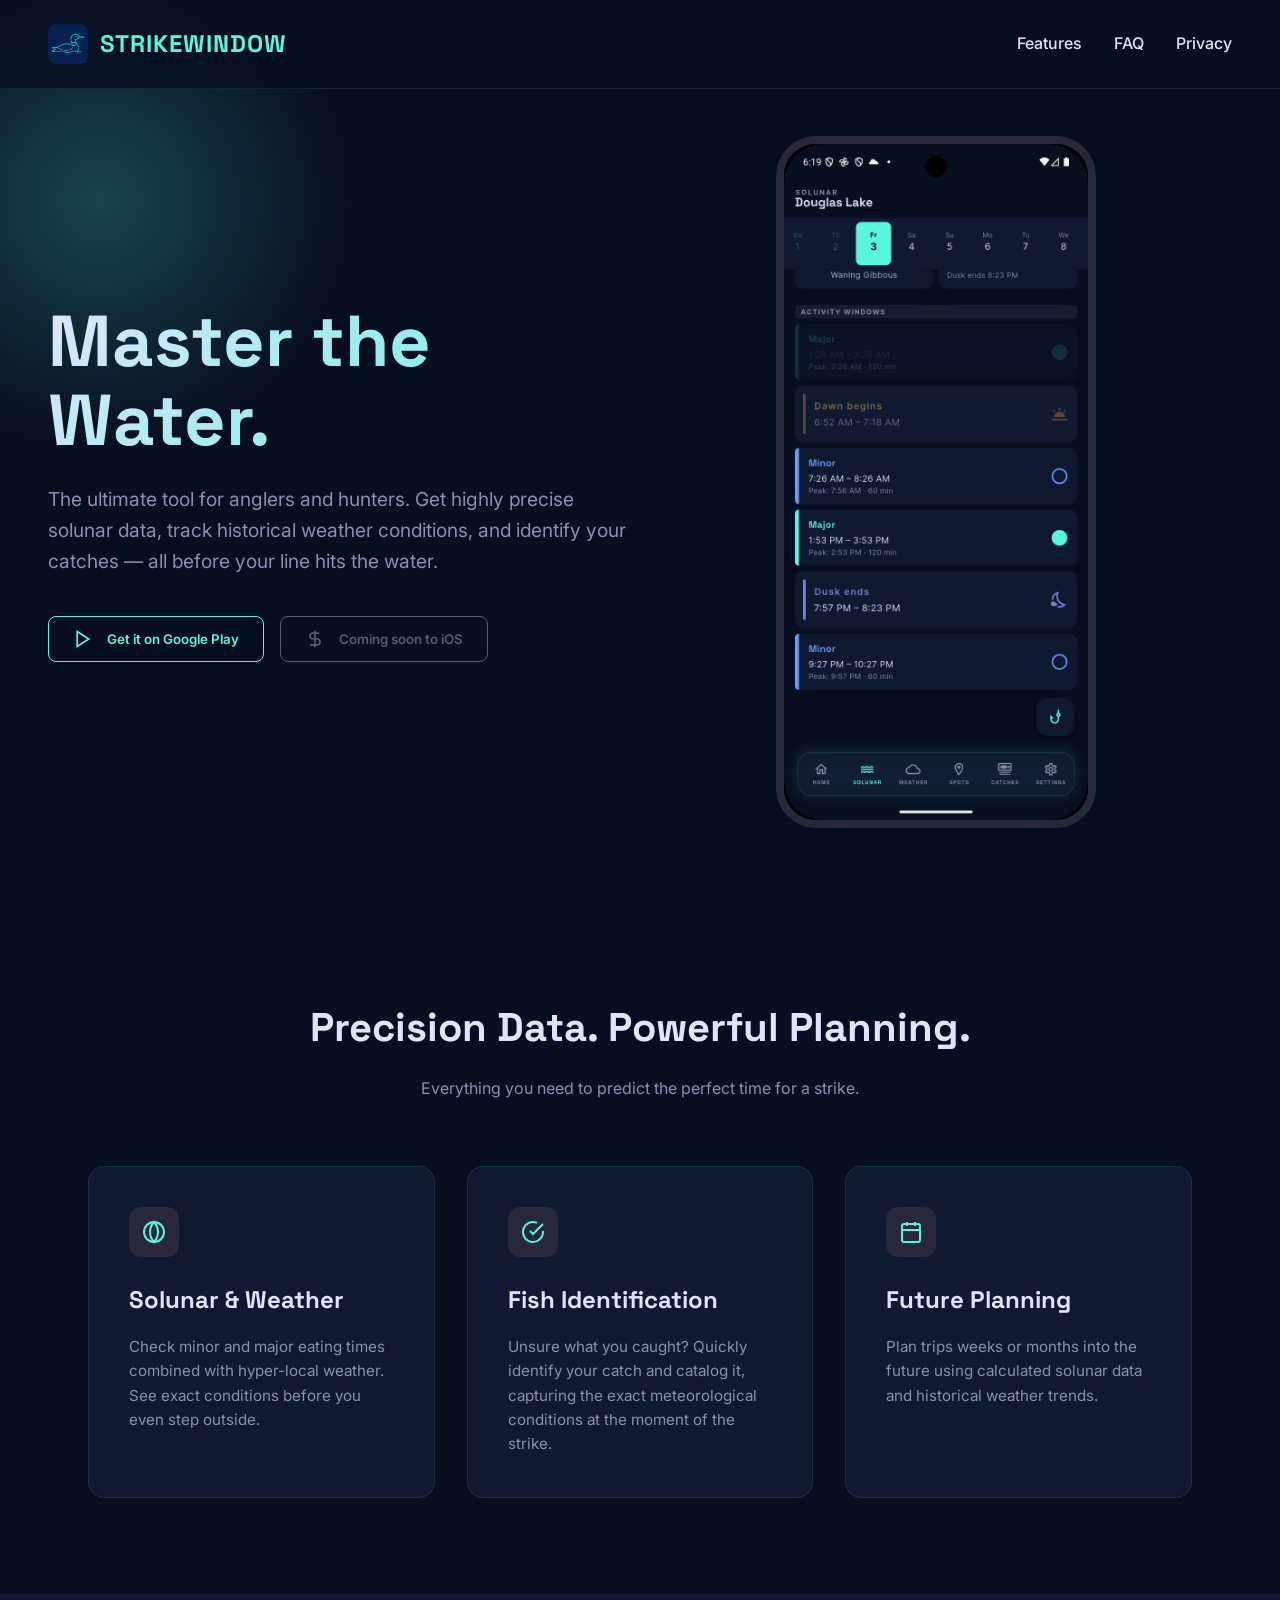
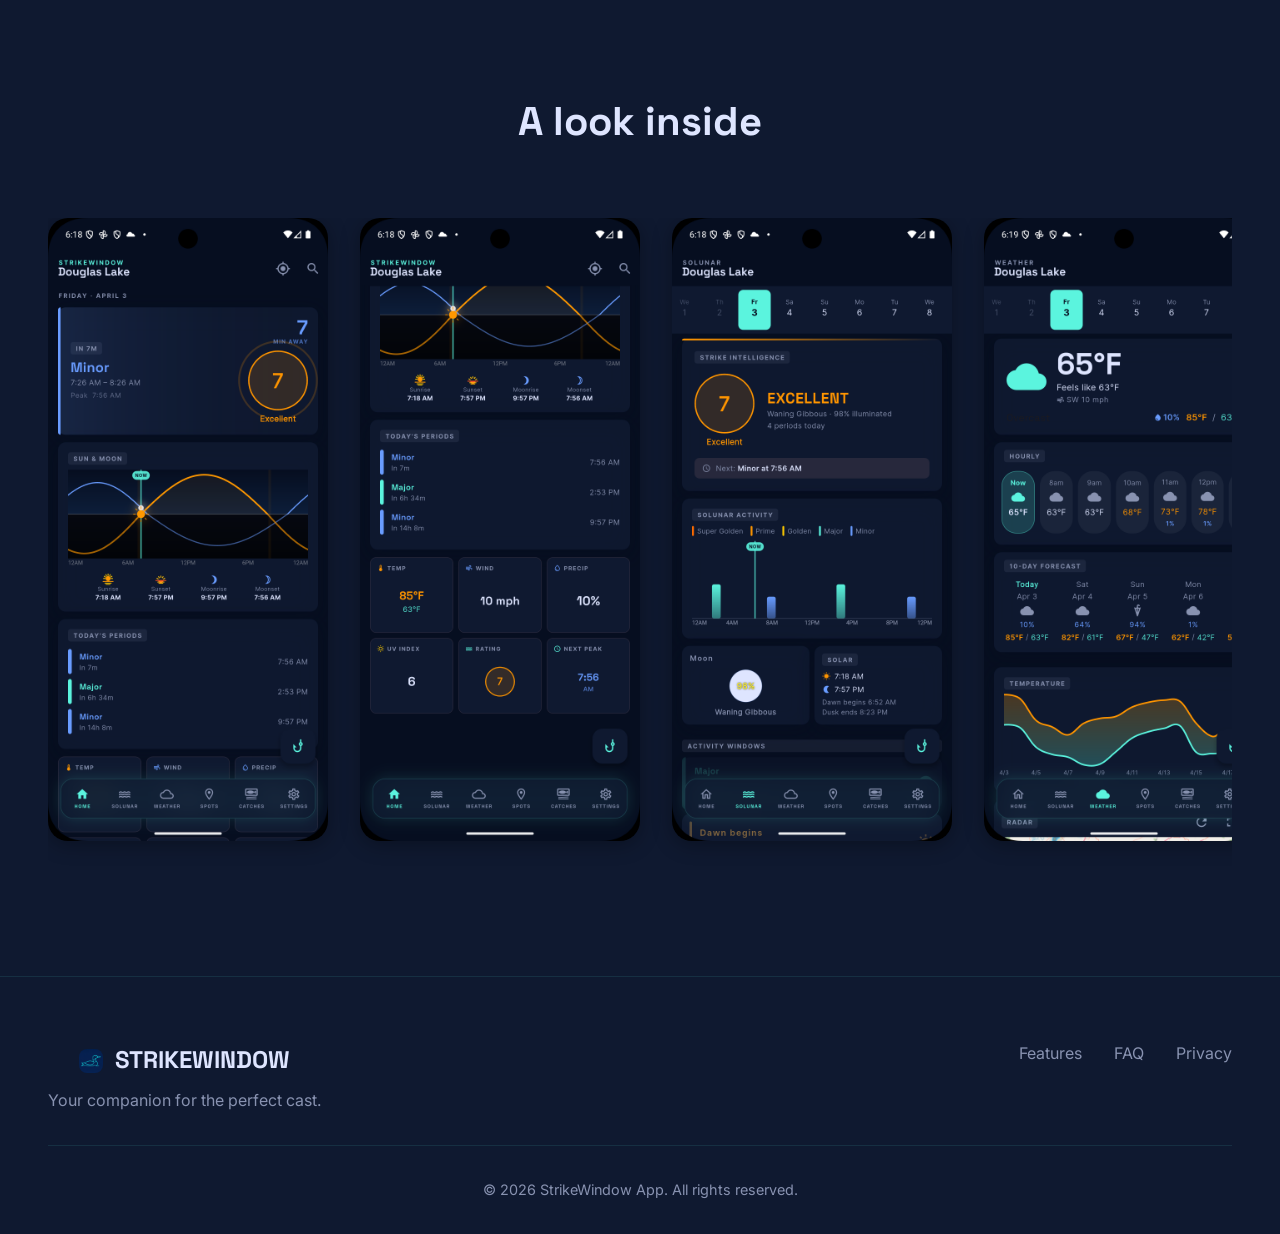
<file: index.html>
<!DOCTYPE html>
<html lang="en">
<head>
  <meta charset="UTF-8">
  <meta name="viewport" content="width=device-width, initial-scale=1.0">
  <title>StrikeWindow | Master the Water</title>
  <meta name="description" content="Plan your day on the water and identify your catches with the most precise solunar and weather data for anglers and hunters.">
  <link rel="preconnect" href="https://fonts.googleapis.com">
  <link rel="preconnect" href="https://fonts.gstatic.com" crossorigin>
  <link href="https://fonts.googleapis.com/css2?family=Inter:wght@400;500;600;700&family=Space+Grotesk:wght@600;700&display=swap" rel="stylesheet">
  <link rel="stylesheet" href="css/style.css">
  <style>
    .brand-container {
      display: flex;
      align-items: center;
      gap: 12px;
      text-decoration: none;
    }
    .brand-icon {
      width: 40px;
      height: 40px;
      border-radius: 8px; /* Slightly rounded if the icon has a background */
    }
    .btn-disabled {
      opacity: 0.6;
      cursor: not-allowed;
      border: 1px solid var(--text-variant);
      color: var(--text-variant);
    }
    .btn-disabled:hover {
      transform: none;
      box-shadow: none;
      background: transparent;
    }
  </style>
</head>
<body>

  <!-- Navbar -->
  <nav class="navbar">
    <a href="index.html" class="brand-container">
      <img src="assets/icon.png" alt="Loonar the mascot" class="brand-icon">
      <div class="nav-brand">STRIKEWINDOW</div>
    </a>
    <div class="nav-links">
      <a href="#features">Features</a>
      <a href="faq.html">FAQ</a>
      <a href="privacy.html">Privacy</a>

    </div>
  </nav>

  <!-- Hero Section -->
  <header class="hero">
    <div class="hero-bg-glow"></div>
    <div class="hero-content">
      <h1 class="hero-title">Master the Water.</h1>
      <p class="hero-subtitle">The ultimate tool for anglers and hunters. Get highly precise solunar data, track historical weather conditions, and identify your catches — all before your line hits the water.</p>
      <div class="hero-actions">
        <button class="btn btn-outline">
          <svg width="20" height="20" viewBox="0 0 24 24" fill="none" stroke="currentColor" stroke-width="2" style="margin-right: 6px;"><path d="M5 3l14 9-14 9V3z"/></svg>
          <span>Get it on Google Play</span>
        </button>
        <button class="btn btn-outline btn-disabled" aria-disabled="true">
          <svg width="20" height="20" viewBox="0 0 24 24" fill="none" stroke="currentColor" stroke-width="2" style="margin-right: 6px;"><path d="M12 2v20M17 5H9.5a3.5 3.5 0 0 0 0 7h5a3.5 3.5 0 0 1 0 7H6"/></svg>
          <span>Coming soon to iOS</span>
        </button>
      </div>
    </div>
    <div class="hero-visual">
      <img src="assets/Screenshot_1775215160.png" alt="StrikeWindow App Dashboard" class="app-mockup">
    </div>
  </header>

  <!-- Features Section -->
  <section id="features" class="features">
    <div class="section-head">
      <h2 class="section-title">Precision Data. Powerful Planning.</h2>
      <p class="section-subtitle">Everything you need to predict the perfect time for a strike.</p>
    </div>

    <div class="feature-grid">
      <!-- Feature 1 -->
      <div class="feature-card">
        <div class="feature-icon">
          <svg width="24" height="24" viewBox="0 0 24 24" fill="none" stroke="currentColor" stroke-width="2"><circle cx="12" cy="12" r="10"/><path d="M12 2a15.3 15.3 0 0 1 4 10 15.3 15.3 0 0 1-4 10 15.3 15.3 0 0 1-4-10 15.3 15.3 0 0 1 4-10z"/></svg>
        </div>
        <h3 class="feature-title">Solunar & Weather</h3>
        <p class="feature-desc">Check minor and major eating times combined with hyper-local weather. See exact conditions before you even step outside.</p>
      </div>
      <!-- Feature 2 -->
      <div class="feature-card">
        <div class="feature-icon">
          <svg width="24" height="24" viewBox="0 0 24 24" fill="none" stroke="currentColor" stroke-width="2"><path d="M22 11.08V12a10 10 0 1 1-5.93-9.14"/><polyline points="22 4 12 14.01 9 11.01"/></svg>
        </div>
        <h3 class="feature-title">Fish Identification</h3>
        <p class="feature-desc">Unsure what you caught? Quickly identify your catch and catalog it, capturing the exact meteorological conditions at the moment of the strike.</p>
      </div>
      <!-- Feature 3 -->
      <div class="feature-card">
        <div class="feature-icon">
          <svg width="24" height="24" viewBox="0 0 24 24" fill="none" stroke="currentColor" stroke-width="2"><rect x="3" y="4" width="18" height="18" rx="2" ry="2"/><line x1="16" y1="2" x2="16" y2="6"/><line x1="8" y1="2" x2="8" y2="6"/><line x1="3" y1="10" x2="21" y2="10"/></svg>
        </div>
        <h3 class="feature-title">Future Planning</h3>
        <p class="feature-desc">Plan trips weeks or months into the future using calculated solunar data and historical weather trends.</p>
      </div>
    </div>
  </section>

  <!-- App Showcase / Screenshots Grid -->
  <section class="showcase">
    <div class="section-head">
      <h2 class="section-title">A look inside</h2>
    </div>
    <div class="showcase-container">
      <div class="showcase-grid">
        <div class="showcase-item"><img src="assets/Screenshot_1775215137.png" alt="App interface screen 1"></div>
        <div class="showcase-item"><img src="assets/Screenshot_1775215150.png" alt="App interface screen 2"></div>
        <div class="showcase-item"><img src="assets/Screenshot_1775215156.png" alt="App interface screen 3"></div>
        <div class="showcase-item"><img src="assets/Screenshot_1775215166.png" alt="App interface screen 4"></div>
        <div class="showcase-item"><img src="assets/Screenshot_1775215170.png" alt="App interface screen 5"></div>
        <div class="showcase-item"><img src="assets/Screenshot_1775215178.png" alt="App interface screen 6"></div>
        <div class="showcase-item"><img src="assets/Screenshot_1775215193.png" alt="App interface screen 7"></div>
      </div>
    </div>
  </section>

  <!-- Footer -->
  <footer>
    <div class="footer-content">
      <div class="footer-brand">
        <div class="brand-container" style="justify-content: center; margin-bottom: 0.5rem;">
          <img src="assets/icon.png" alt="Loonar the mascot" class="brand-icon" style="width: 24px; height: 24px;">
          <h3 style="font-size: 1.5rem; color: var(--text-primary); margin: 0;">STRIKEWINDOW</h3>
        </div>
        <p>Your companion for the perfect cast.</p>
      </div>
      <div class="footer-links">
        <a href="#features">Features</a>
        <a href="faq.html">FAQ</a>
        <a href="privacy.html">Privacy</a>
      </div>
    </div>
    <div class="footer-bottom">
      &copy; 2026 StrikeWindow App. All rights reserved.
    </div>
  </footer>

  <script src="js/main.js"></script>
</body>
</html>
</file>
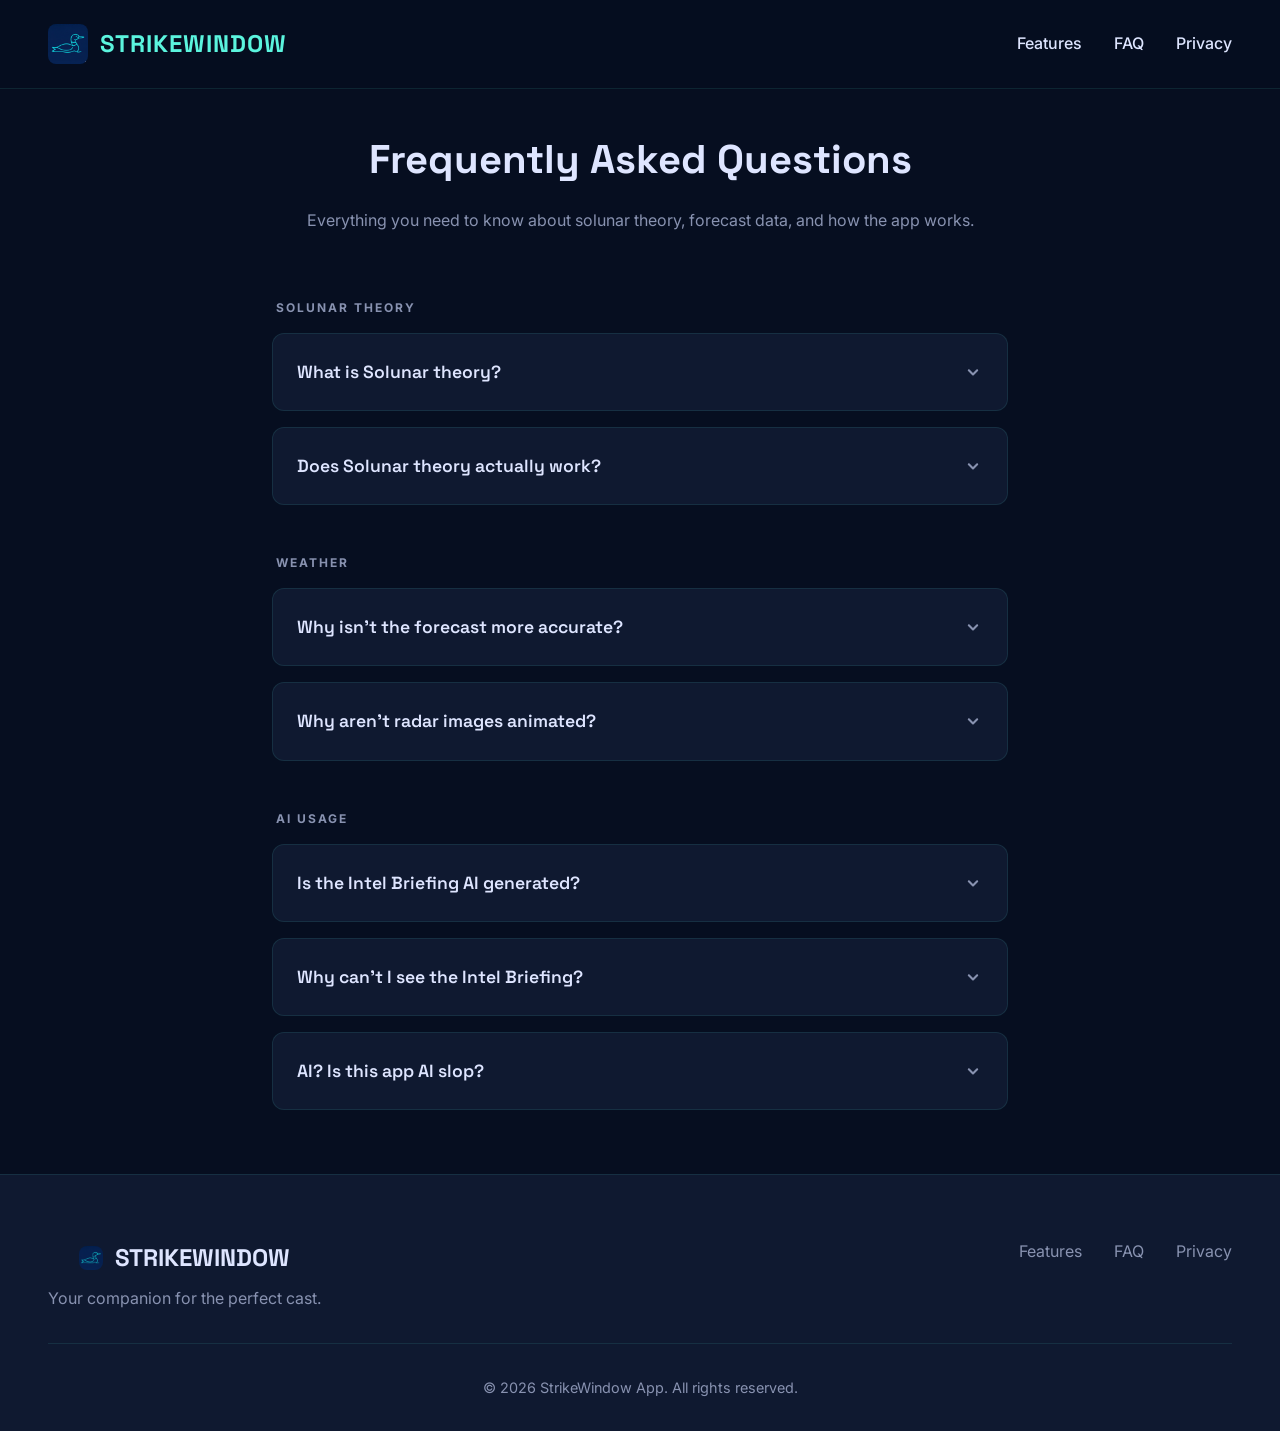
<file: faq.html>
<!DOCTYPE html>
<html lang="en">
<head>
  <meta charset="UTF-8">
  <meta name="viewport" content="width=device-width, initial-scale=1.0">
  <title>StrikeWindow | FAQ</title>
  <meta name="description" content="Frequently asked questions about StrikeWindow — solunar theory, weather data, AI features, and how the app works.">
  <link rel="preconnect" href="https://fonts.googleapis.com">
  <link rel="preconnect" href="https://fonts.gstatic.com" crossorigin>
  <link href="https://fonts.googleapis.com/css2?family=Inter:wght@400;500;600;700&family=Space+Grotesk:wght@600;700&display=swap" rel="stylesheet">
  <link rel="stylesheet" href="css/style.css">
  <style>
    .brand-container {
      display: flex;
      align-items: center;
      gap: 12px;
      text-decoration: none;
    }
    .brand-icon {
      width: 40px;
      height: 40px;
      border-radius: 8px;
    }
    .faq-chevron {
      flex-shrink: 0;
      width: 20px;
      height: 20px;
      color: var(--text-variant);
      transition: transform 0.3s ease, color 0.3s ease;
    }
    .faq-item.active .faq-chevron {
      transform: rotate(180deg);
      color: var(--primary);
    }
    .faq-section-label {
      font-size: 0.75rem;
      font-weight: 700;
      letter-spacing: 2px;
      text-transform: uppercase;
      color: var(--text-variant);
      margin: 3rem 0 1rem;
      padding-left: 4px;
    }
    .faq-answer p + p {
      margin-top: 0.75rem;
    }
    .faq-answer a {
      color: var(--primary);
    }
    .faq-answer a:hover {
      text-decoration: underline;
    }
  </style>
</head>
<body>

  <!-- Navbar -->
  <nav class="navbar">
    <a href="index.html" class="brand-container">
      <img src="assets/icon.png" alt="Loonar the mascot" class="brand-icon">
      <div class="nav-brand">STRIKEWINDOW</div>
    </a>
    <div class="nav-links">
      <a href="index.html#features">Features</a>
      <a href="faq.html">FAQ</a>
      <a href="privacy.html">Privacy</a>
    </div>
  </nav>

  <!-- FAQ Content -->
  <section class="faq-section">

    <div class="section-head">
      <h2 class="section-title">Frequently Asked Questions</h2>
      <p class="section-subtitle">Everything you need to know about solunar theory, forecast data, and how the app works.</p>
    </div>

    <!-- Solunar Theory -->
    <p class="faq-section-label">Solunar Theory</p>

    <div class="faq-item">
      <div class="faq-question">
        What is Solunar theory?
        <svg class="faq-chevron" viewBox="0 0 24 24" fill="none" stroke="currentColor" stroke-width="2.5" stroke-linecap="round" stroke-linejoin="round"><path d="M7 10l5 5 5-5"/></svg>
      </div>
      <div class="faq-answer">
        <p>Solunar theory was developed by outdoor writer John Alden Knight in 1926. It proposes that fish and wildlife are most active during specific windows driven by the moon's position relative to the Earth and sun.</p>
        <p>The theory identifies four daily periods. Two <strong>major periods</strong> occur when the moon is directly overhead (lunar transit) or directly underfoot (opposite transit) — these typically last 1–2 hours each. Two shorter <strong>minor periods</strong> coincide with moonrise and moonset. Activity peaks near the center of each window.</p>
        <p>StrikeWindow calculates these periods for your exact location and date using precise astronomical positioning, then weights them by moon phase to produce an overall day score.</p>
      </div>
    </div>

    <div class="faq-item">
      <div class="faq-question">
        Does Solunar theory actually work?
        <svg class="faq-chevron" viewBox="0 0 24 24" fill="none" stroke="currentColor" stroke-width="2.5" stroke-linecap="round" stroke-linejoin="round"><path d="M7 10l5 5 5-5"/></svg>
      </div>
      <div class="faq-answer">
        <p>The honest answer: it depends on who you ask, and what you mean by "work."</p>
        <p>Anecdotally, generations of anglers and hunters have found solunar periods useful, and some people will plan their outings around them. There is also solid science behind lunar influence — moon phase drives tidal cycles, which directly affect baitfish movement and feeding patterns in coastal and tidal waters.</p>
        <p>Controlled scientific studies are mixed. Some show statistically meaningful correlations between lunar position and fish activity; others find no significant effect once weather, season, and water temperature are accounted for.</p>
        <p>Personally I've been skunked during supposedly great times to fish, and also had some great catches during them. I've known people who swear by them, and people who either don't know or don't care about them.</p>
        <p>Probably the best view is that solunar periods are one useful signal among several. On a day with good weather and favorable conditions, timing your fishing or hunting around a major period is a reasonable edge — not a guarantee. No app can promise a strike.</p>
      </div>
    </div>

    <!-- Weather -->
    <p class="faq-section-label">Weather</p>

    <div class="faq-item">
      <div class="faq-question">
        Why isn't the forecast more accurate?
        <svg class="faq-chevron" viewBox="0 0 24 24" fill="none" stroke="currentColor" stroke-width="2.5" stroke-linecap="round" stroke-linejoin="round"><path d="M7 10l5 5 5-5"/></svg>
      </div>
      <div class="faq-answer">
        <p>StrikeWindow uses <a href="https://open-meteo.com" target="_blank" rel="noopener">Open-Meteo</a>, a free and open-source weather API that pulls from global numerical weather models (GFS, ECMWF, and others). These are the same underlying models used by most consumer weather apps.</p>
        <p>All forecasts degrade in accuracy the further out they project. The first 2–3 days are generally reliable; beyond 7 days, treat the forecast as a broad trend rather than a precise prediction. Localized effects — mountain valleys, coastal microclimates, lake-effect patterns — are difficult for global models to resolve at a hyperlocal level.</p>
        <p>For dates beyond the 16-day forecast window, StrikeWindow automatically falls back to historical climate averages for your location, which give you a sense of typical conditions but are not a forecast.</p>
      </div>
    </div>

    <div class="faq-item">
      <div class="faq-question">
        Why aren't radar images animated?
        <svg class="faq-chevron" viewBox="0 0 24 24" fill="none" stroke="currentColor" stroke-width="2.5" stroke-linecap="round" stroke-linejoin="round"><path d="M7 10l5 5 5-5"/></svg>
      </div>
      <div class="faq-answer">
        <p>The current radar view shows the most recently available radar frame for your area. Animating radar requires fetching, storing, and looping through many sequential images — which adds meaningful data usage and battery drain, particularly in the background.</p>
        <p>Animated radar is something we want to add, and the groundwork is already in place. It's a matter of getting the implementation right without impacting performance or data costs for users on limited plans.</p>
      </div>
    </div>

    <!-- AI Usage -->
    <p class="faq-section-label">AI Usage</p>

    <div class="faq-item">
      <div class="faq-question">
        Is the Intel Briefing AI generated?
        <svg class="faq-chevron" viewBox="0 0 24 24" fill="none" stroke="currentColor" stroke-width="2.5" stroke-linecap="round" stroke-linejoin="round"><path d="M7 10l5 5 5-5"/></svg>
      </div>
      <div class="faq-answer">
        <p>Yes. It uses an on-device AI model to attempt to distill the forecast and solunar data for the day into a usable summary. The prompt is crafted to try to eliminate silly results, like telling you to get out on the water when it's freezing, but the model can't look out the window and see that the lake is frozen, or know things like the season is closed. So your mileage may vary there.</p>
      </div>
    </div>

    <div class="faq-item">
      <div class="faq-question">
        Why can't I see the Intel Briefing?
        <svg class="faq-chevron" viewBox="0 0 24 24" fill="none" stroke="currentColor" stroke-width="2.5" stroke-linecap="round" stroke-linejoin="round"><path d="M7 10l5 5 5-5"/></svg>
      </div>
      <div class="faq-answer">
        <p>Only certain devices are supported. You must have AiCore installed on an Android device, or be using a more recent iOS device. It was important to use a local model, and that ability isn't available on every device. If your device isn't supported, AiCore is not installed, or disabled, the functionality is hidden.</p>
      </div>
    </div>

    <div class="faq-item">
      <div class="faq-question">
        AI? Is this app AI slop?
        <svg class="faq-chevron" viewBox="0 0 24 24" fill="none" stroke="currentColor" stroke-width="2.5" stroke-linecap="round" stroke-linejoin="round"><path d="M7 10l5 5 5-5"/></svg>
      </div>
      <div class="faq-answer">
        <p>I'm a solo developer who has 30+ years experience writing software. This app is something that has been rolling around in my head in some form since I first got my hands on a phone with data and a color screen. I wrote my first solunar library around 2001, using examples from the 60's and 70's made available by the US Naval Observatory.</p>
        <p>I have built quite literally dozens of versions of this app over the years, and have never been happy enough with the end result to release it to anyone. It didn't have the polish, or it didn't have this or that piece of data that I thought was needed to make it really useful.</p>
        <p>AI tools made it possible for me to get the application over the finish line. It's ridiculously useful for fixing small display issues or templating out a screen. Things that are tedious can become a lot more simple. This is not an example of AI doing the job of a human, this is an example of AI helping a human do a job (that they've wanted to do for years, but could never find the time to do it right).</p>
        <p>Rest assured, the code in this app is reviewed by myself, and up to my standards in terms of being maintainable and of quality, even if I haven't keyed in every line of code. Any errors or miscalculations lie on my shoulders and are most likely a product of not taking into account the little things, like the earth having a north and south hemisphere and forgetting about that thing I'd fix later.</p>
        <p>Every application of any complexity out there for the past 20 years or so has some sort of generated code inside of it. Whether it's a simple tool that builds generated classes, the use of intellisense in a developer's IDE, or something that is completely 'vibe coded' it's a reality of how things are and have been done for a long time.</p>
      </div>
    </div>

  </section>

  <!-- Footer -->
  <footer>
    <div class="footer-content">
      <div class="footer-brand">
        <div class="brand-container" style="justify-content: center; margin-bottom: 0.5rem;">
          <img src="assets/icon.png" alt="Loonar the mascot" class="brand-icon" style="width: 24px; height: 24px;">
          <h3 style="font-size: 1.5rem; color: var(--text-primary); margin: 0;">STRIKEWINDOW</h3>
        </div>
        <p>Your companion for the perfect cast.</p>
      </div>
      <div class="footer-links">
        <a href="index.html#features">Features</a>
        <a href="faq.html">FAQ</a>
        <a href="privacy.html">Privacy</a>
      </div>
    </div>
    <div class="footer-bottom">
      &copy; 2026 StrikeWindow App. All rights reserved.
    </div>
  </footer>

  <script src="js/main.js"></script>
</body>
</html>
</file>
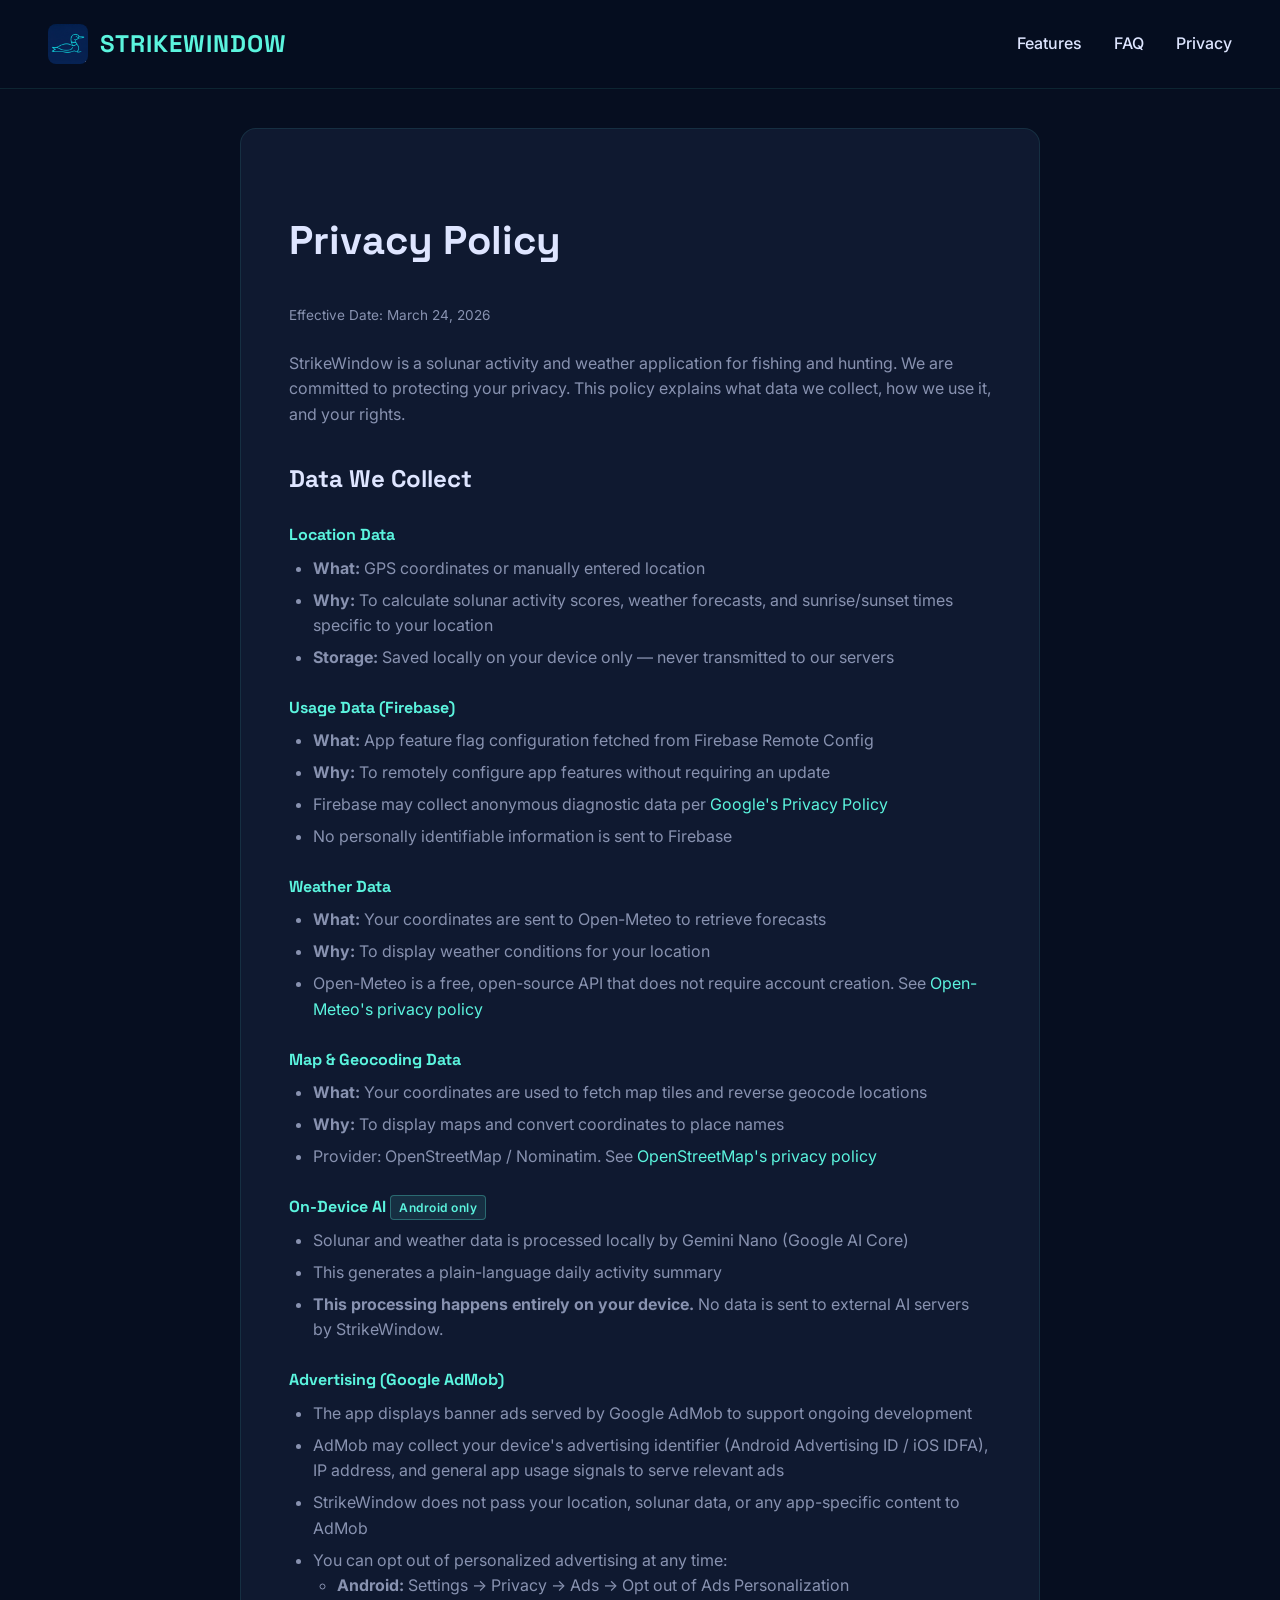
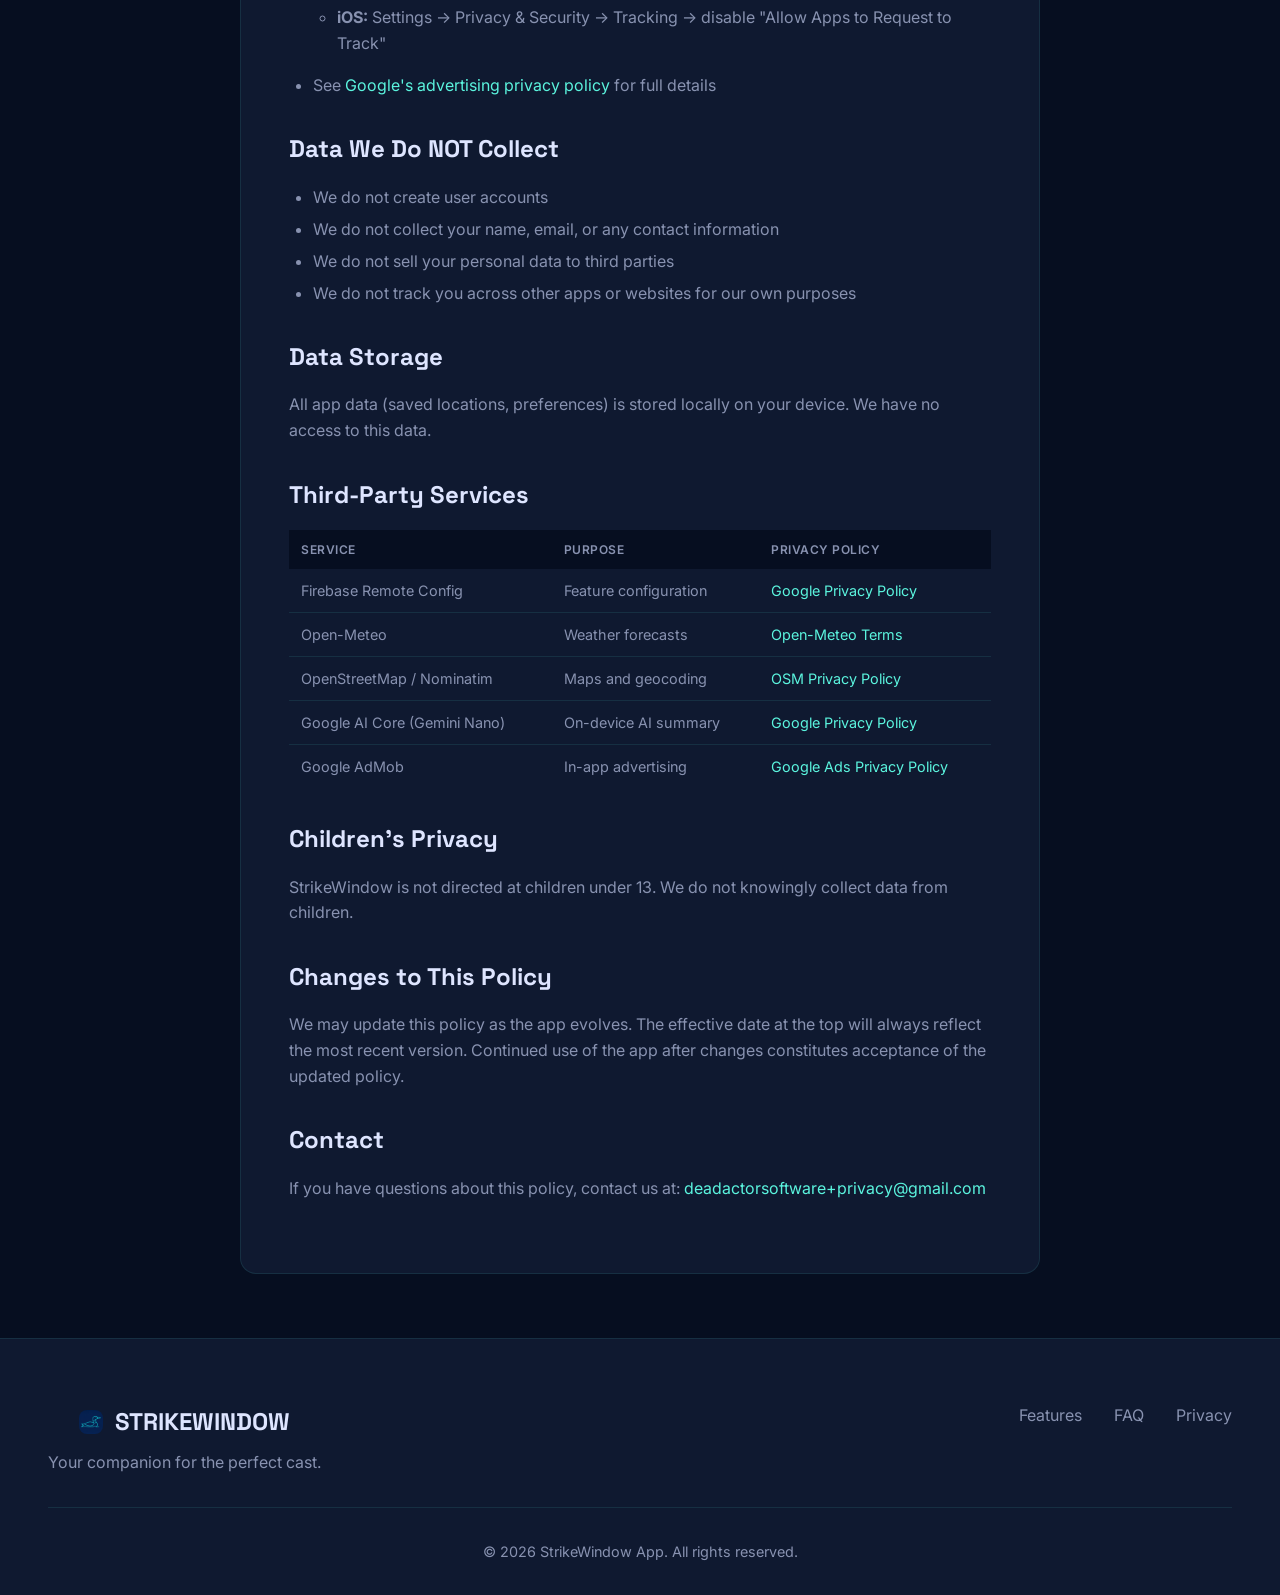
<file: privacy.html>
<!DOCTYPE html>
<html lang="en">
<head>
  <meta charset="UTF-8">
  <meta name="viewport" content="width=device-width, initial-scale=1.0">
  <title>StrikeWindow | Privacy Policy</title>
  <meta name="description" content="StrikeWindow privacy policy — what data we collect, how we use it, and your rights.">
  <link rel="preconnect" href="https://fonts.googleapis.com">
  <link rel="preconnect" href="https://fonts.gstatic.com" crossorigin>
  <link href="https://fonts.googleapis.com/css2?family=Inter:wght@400;500;600;700&family=Space+Grotesk:wght@600;700&display=swap" rel="stylesheet">
  <link rel="stylesheet" href="css/style.css">
  <style>
    .brand-container {
      display: flex;
      align-items: center;
      gap: 12px;
      text-decoration: none;
    }
    .brand-icon {
      width: 40px;
      height: 40px;
      border-radius: 8px;
    }
    .content-doc h3 {
      font-size: 1rem;
      color: var(--primary);
      margin: 1.5rem 0 0.5rem;
    }
    .content-doc ul {
      padding-left: 1.5rem;
      color: var(--text-variant);
      margin-bottom: 1rem;
    }
    .content-doc ul li {
      margin-bottom: 0.4rem;
    }
    .content-doc table {
      width: 100%;
      border-collapse: collapse;
      margin: 1rem 0 1.5rem;
      font-size: 0.9rem;
    }
    .content-doc th {
      text-align: left;
      padding: 10px 12px;
      background: var(--bg);
      color: var(--text-variant);
      font-weight: 600;
      font-size: 0.75rem;
      text-transform: uppercase;
      letter-spacing: 0.5px;
    }
    .content-doc td {
      padding: 10px 12px;
      border-bottom: 1px solid var(--border-color);
      vertical-align: top;
      color: var(--text-variant);
    }
    .content-doc tr:last-child td {
      border-bottom: none;
    }
    .chip {
      display: inline-block;
      background: rgba(91, 244, 222, 0.1);
      color: var(--primary);
      border: 1px solid rgba(91, 244, 222, 0.3);
      border-radius: 4px;
      font-size: 0.75rem;
      font-weight: 600;
      padding: 2px 8px;
      letter-spacing: 0.5px;
    }
    .effective-date {
      font-size: 0.85rem;
      color: var(--text-variant);
      margin-bottom: 1.5rem;
    }
  </style>
</head>
<body>

  <!-- Navbar -->
  <nav class="navbar">
    <a href="index.html" class="brand-container">
      <img src="assets/icon.png" alt="Loonar the mascot" class="brand-icon">
      <div class="nav-brand">STRIKEWINDOW</div>
    </a>
    <div class="nav-links">
      <a href="index.html#features">Features</a>
      <a href="faq.html">FAQ</a>
      <a href="privacy.html">Privacy</a>
    </div>
  </nav>

  <!-- Privacy Content -->
  <div class="content-doc">

    <div class="section-head" style="text-align: left; margin-bottom: 2rem;">
      <h2 class="section-title">Privacy Policy</h2>
    </div>

    <p class="effective-date">Effective Date: March 24, 2026</p>

    <p>StrikeWindow is a solunar activity and weather application for fishing and hunting. We are committed to protecting your privacy. This policy explains what data we collect, how we use it, and your rights.</p>

    <h2>Data We Collect</h2>

    <h3>Location Data</h3>
    <ul>
      <li><strong>What:</strong> GPS coordinates or manually entered location</li>
      <li><strong>Why:</strong> To calculate solunar activity scores, weather forecasts, and sunrise/sunset times specific to your location</li>
      <li><strong>Storage:</strong> Saved locally on your device only — never transmitted to our servers</li>
    </ul>

    <h3>Usage Data (Firebase)</h3>
    <ul>
      <li><strong>What:</strong> App feature flag configuration fetched from Firebase Remote Config</li>
      <li><strong>Why:</strong> To remotely configure app features without requiring an update</li>
      <li>Firebase may collect anonymous diagnostic data per <a href="https://policies.google.com/privacy" target="_blank">Google's Privacy Policy</a></li>
      <li>No personally identifiable information is sent to Firebase</li>
    </ul>

    <h3>Weather Data</h3>
    <ul>
      <li><strong>What:</strong> Your coordinates are sent to Open-Meteo to retrieve forecasts</li>
      <li><strong>Why:</strong> To display weather conditions for your location</li>
      <li>Open-Meteo is a free, open-source API that does not require account creation. See <a href="https://open-meteo.com/en/terms" target="_blank">Open-Meteo's privacy policy</a></li>
    </ul>

    <h3>Map &amp; Geocoding Data</h3>
    <ul>
      <li><strong>What:</strong> Your coordinates are used to fetch map tiles and reverse geocode locations</li>
      <li><strong>Why:</strong> To display maps and convert coordinates to place names</li>
      <li>Provider: OpenStreetMap / Nominatim. See <a href="https://wiki.osmfoundation.org/wiki/Privacy_Policy" target="_blank">OpenStreetMap's privacy policy</a></li>
    </ul>

    <h3>On-Device AI <span class="chip">Android only</span></h3>
    <ul>
      <li>Solunar and weather data is processed locally by Gemini Nano (Google AI Core)</li>
      <li>This generates a plain-language daily activity summary</li>
      <li><strong>This processing happens entirely on your device.</strong> No data is sent to external AI servers by StrikeWindow.</li>
    </ul>

    <h3>Advertising (Google AdMob)</h3>
    <ul>
      <li>The app displays banner ads served by Google AdMob to support ongoing development</li>
      <li>AdMob may collect your device's advertising identifier (Android Advertising ID / iOS IDFA), IP address, and general app usage signals to serve relevant ads</li>
      <li>StrikeWindow does not pass your location, solunar data, or any app-specific content to AdMob</li>
      <li>You can opt out of personalized advertising at any time:
        <ul>
          <li><strong>Android:</strong> Settings → Privacy → Ads → Opt out of Ads Personalization</li>
          <li><strong>iOS:</strong> Settings → Privacy &amp; Security → Tracking → disable "Allow Apps to Request to Track"</li>
        </ul>
      </li>
      <li>See <a href="https://policies.google.com/technologies/ads" target="_blank">Google's advertising privacy policy</a> for full details</li>
    </ul>

    <h2>Data We Do NOT Collect</h2>
    <ul>
      <li>We do not create user accounts</li>
      <li>We do not collect your name, email, or any contact information</li>
      <li>We do not sell your personal data to third parties</li>
      <li>We do not track you across other apps or websites for our own purposes</li>
    </ul>

    <h2>Data Storage</h2>
    <p>All app data (saved locations, preferences) is stored locally on your device. We have no access to this data.</p>

    <h2>Third-Party Services</h2>
    <table>
      <thead>
        <tr>
          <th>Service</th>
          <th>Purpose</th>
          <th>Privacy Policy</th>
        </tr>
      </thead>
      <tbody>
        <tr>
          <td>Firebase Remote Config</td>
          <td>Feature configuration</td>
          <td><a href="https://policies.google.com/privacy" target="_blank">Google Privacy Policy</a></td>
        </tr>
        <tr>
          <td>Open-Meteo</td>
          <td>Weather forecasts</td>
          <td><a href="https://open-meteo.com/en/terms" target="_blank">Open-Meteo Terms</a></td>
        </tr>
        <tr>
          <td>OpenStreetMap / Nominatim</td>
          <td>Maps and geocoding</td>
          <td><a href="https://wiki.osmfoundation.org/wiki/Privacy_Policy" target="_blank">OSM Privacy Policy</a></td>
        </tr>
        <tr>
          <td>Google AI Core (Gemini Nano)</td>
          <td>On-device AI summary</td>
          <td><a href="https://policies.google.com/privacy" target="_blank">Google Privacy Policy</a></td>
        </tr>
        <tr>
          <td>Google AdMob</td>
          <td>In-app advertising</td>
          <td><a href="https://policies.google.com/technologies/ads" target="_blank">Google Ads Privacy Policy</a></td>
        </tr>
      </tbody>
    </table>

    <h2>Children's Privacy</h2>
    <p>StrikeWindow is not directed at children under 13. We do not knowingly collect data from children.</p>

    <h2>Changes to This Policy</h2>
    <p>We may update this policy as the app evolves. The effective date at the top will always reflect the most recent version. Continued use of the app after changes constitutes acceptance of the updated policy.</p>

    <h2>Contact</h2>
    <p>If you have questions about this policy, contact us at: <a href="mailto:deadactorsoftware+privacy@gmail.com">deadactorsoftware+privacy@gmail.com</a></p>

  </div>

  <!-- Footer -->
  <footer>
    <div class="footer-content">
      <div class="footer-brand">
        <div class="brand-container" style="justify-content: center; margin-bottom: 0.5rem;">
          <img src="assets/icon.png" alt="Loonar the mascot" class="brand-icon" style="width: 24px; height: 24px;">
          <h3 style="font-size: 1.5rem; color: var(--text-primary); margin: 0;">STRIKEWINDOW</h3>
        </div>
        <p>Your companion for the perfect cast.</p>
      </div>
      <div class="footer-links">
        <a href="index.html#features">Features</a>
        <a href="faq.html">FAQ</a>
        <a href="privacy.html">Privacy</a>
      </div>
    </div>
    <div class="footer-bottom">
      &copy; 2026 StrikeWindow App. All rights reserved.
    </div>
  </footer>

  <script src="js/main.js"></script>
</body>
</html>
</file>
<file: css/style.css>
:root {
  /* Default to Dark Mode (Nocturnal) */
  --bg: #060E20;
  --surface: #0F1930;
  --surface-high: #27283C;
  --primary: #5BF4DE;
  --primary-glow: rgba(91, 244, 222, 0.4);
  --secondary: #699CFF;
  --text-primary: #DEE5FF;
  --text-variant: #8892B0;
  --accent: #FF9500;
  --nav-bg: rgba(6, 14, 32, 0.8);
  --card-shadow: 0 8px 32px 0 rgba(6, 14, 32, 0.6);
  --border-color: rgba(91, 244, 222, 0.1);
}



* {
  box-sizing: border-box;
  margin: 0;
  padding: 0;
  font-family: 'Inter', sans-serif;
}

body {
  background-color: var(--bg);
  color: var(--text-primary);
  transition: background-color 0.4s ease, color 0.4s ease;
  line-height: 1.6;
  overflow-x: hidden;
}

h1, h2, h3, h4, h5, h6 {
  font-family: 'Space Grotesk', sans-serif;
  color: var(--text-primary);
  margin-bottom: 1rem;
}

a {
  color: var(--primary);
  text-decoration: none;
  transition: color 0.3s;
}

a:hover {
  filter: brightness(1.2);
}

/* Navbar */
.navbar {
  position: fixed;
  top: 0;
  width: 100%;
  display: flex;
  justify-content: space-between;
  align-items: center;
  padding: 1.5rem 3rem;
  background-color: var(--nav-bg);
  backdrop-filter: blur(12px);
  -webkit-backdrop-filter: blur(12px);
  z-index: 1000;
  border-bottom: 1px solid var(--border-color);
  transition: all 0.3s ease;
}

.nav-brand {
  font-family: 'Space Grotesk', sans-serif;
  font-weight: 700;
  font-size: 1.5rem;
  color: var(--primary);
  letter-spacing: 1px;
}

.nav-links {
  display: flex;
  gap: 2rem;
  align-items: center;
}

.nav-links a {
  color: var(--text-primary);
  font-weight: 500;
  position: relative;
}

.nav-links a::after {
  content: '';
  position: absolute;
  width: 0;
  height: 2px;
  bottom: -4px;
  left: 0;
  background-color: var(--primary);
  transition: width 0.3s;
}

.nav-links a:hover::after {
  width: 100%;
}



/* Button */
.btn {
  background: var(--primary);
  color: var(--bg); /* Inverted for primary contrast */
  padding: 0.75rem 1.5rem;
  border-radius: 8px;
  font-family: 'Space Grotesk', sans-serif;
  font-weight: 600;
  border: none;
  cursor: pointer;
  transition: all 0.3s ease;
  display: inline-flex;
  align-items: center;
  gap: 0.5rem;
  box-shadow: 0 4px 15px var(--primary-glow);
}

.btn:hover {
  transform: translateY(-2px);
  box-shadow: 0 6px 20px var(--primary-glow);
}

.btn-outline {
  background: transparent;
  color: var(--primary);
  border: 1px solid var(--primary);
  box-shadow: none;
}

.btn-outline:hover {
  background: rgba(91, 244, 222, 0.1);
}

/* Hero Section */
.hero {
  min-height: 100vh;
  display: flex;
  align-items: center;
  padding: 6rem 3rem 2rem 3rem;
  position: relative;
  overflow: hidden;
}

.hero-bg-glow {
  position: absolute;
  width: 600px;
  height: 600px;
  background: radial-gradient(circle, var(--primary-glow) 0%, transparent 60%);
  top: -100px;
  left: -200px;
  z-index: 0;
  opacity: 0.6;
}

.hero-content {
  flex: 1;
  max-width: 600px;
  z-index: 1;
}

.hero-title {
  font-size: 4.5rem;
  line-height: 1.1;
  margin-bottom: 1.5rem;
  background: linear-gradient(135deg, var(--text-primary) 0%, var(--primary) 100%);
  -webkit-background-clip: text;
  -webkit-text-fill-color: transparent;
}

.hero-subtitle {
  font-size: 1.2rem;
  color: var(--text-variant);
  margin-bottom: 2.5rem;
}

.hero-actions {
  display: flex;
  gap: 1rem;
}

.hero-visual {
  flex: 1;
  display: flex;
  justify-content: center;
  position: relative;
  z-index: 1;
}

.app-mockup {
  width: 320px;
  border-radius: 40px;
  box-shadow: var(--card-shadow);
  border: 8px solid var(--surface-high);
  animation: float 6s ease-in-out infinite;
  object-fit: cover;
}

@keyframes float {
  0% { transform: translateY(0px); }
  50% { transform: translateY(-20px); }
  100% { transform: translateY(0px); }
}

/* Features */
.features {
  padding: 6rem 3rem;
  max-width: 1200px;
  margin: 0 auto;
}

.section-head {
  text-align: center;
  margin-bottom: 4rem;
}

.section-title {
  font-size: 2.5rem;
  color: var(--text-primary);
}

.section-subtitle {
  color: var(--text-variant);
}

.feature-grid {
  display: grid;
  grid-template-columns: repeat(auto-fit, minmax(300px, 1fr));
  gap: 2rem;
}

.feature-card {
  background: var(--surface);
  border: 1px solid var(--border-color);
  padding: 2.5rem;
  border-radius: 16px;
  transition: transform 0.3s, box-shadow 0.3s;
  position: relative;
  overflow: hidden;
}

.feature-card:hover {
  transform: translateY(-5px);
  box-shadow: var(--card-shadow);
}

.feature-icon {
  width: 50px;
  height: 50px;
  background: var(--surface-high);
  border-radius: 12px;
  display: flex;
  align-items: center;
  justify-content: center;
  margin-bottom: 1.5rem;
  color: var(--primary);
  font-size: 1.5rem;
}

.feature-title {
  font-size: 1.5rem;
  margin-bottom: 1rem;
}

.feature-desc {
  color: var(--text-variant);
  font-size: 0.95rem;
}

/* Screenshots Showcase Section */
.showcase {
  padding: 6rem 3rem;
  background: var(--surface);
}

.showcase-container {
  max-width: 1200px;
  margin: 0 auto;
}

.showcase-grid {
  display: flex;
  gap: 2rem;
  overflow-x: auto;
  padding-bottom: 2rem;
  scroll-snap-type: x mandatory;
}

.showcase-item {
  min-width: 280px;
  scroll-snap-align: center;
}

.showcase-item img {
  width: 100%;
  border-radius: 20px;
  box-shadow: 0 4px 20px rgba(0,0,0,0.3);
  transition: transform 0.3s;
}

.showcase-item img:hover {
  transform: scale(1.02);
}

/* FAQ Section */
.faq-section {
  max-width: 800px;
  margin: 8rem auto 4rem auto;
  padding: 0 2rem;
}

.faq-item {
  background: var(--surface);
  border: 1px solid var(--border-color);
  margin-bottom: 1rem;
  border-radius: 12px;
  overflow: hidden;
}

.faq-question {
  padding: 1.5rem;
  display: flex;
  justify-content: space-between;
  align-items: center;
  cursor: pointer;
  font-family: 'Space Grotesk', sans-serif;
  font-weight: 600;
  font-size: 1.1rem;
  transition: background 0.3s;
}

.faq-question:hover {
  background: var(--surface-high);
}

.faq-answer {
  max-height: 0;
  overflow: hidden;
  transition: max-height 0.4s ease, padding 0.4s ease;
  color: var(--text-variant);
}

.faq-item.active .faq-answer {
  padding: 0 1.5rem 1.5rem 1.5rem;
}

/* Privacy Policy */
.content-doc {
  max-width: 800px;
  margin: 8rem auto 4rem auto;
  padding: 0 2rem;
  background: var(--surface);
  padding: 3rem;
  border-radius: 16px;
  border: 1px solid var(--border-color);
}

.content-doc p {
  color: var(--text-variant);
  margin-bottom: 1.5rem;
}

.content-doc h2 {
  margin-top: 2rem;
}

/* Footer */
footer {
  padding: 4rem 3rem 2rem 3rem;
  background: var(--surface);
  border-top: 1px solid var(--border-color);
  text-align: center;
}

.footer-content {
  display: flex;
  justify-content: space-between;
  max-width: 1200px;
  margin: 0 auto 2rem auto;
  flex-wrap: wrap;
  gap: 2rem;
}

.footer-brand {
  text-align: left;
}

.footer-brand p {
  color: var(--text-variant);
  margin-top: 0.5rem;
}

.footer-links {
  display: flex;
  gap: 2rem;
}

.footer-links a {
  color: var(--text-variant);
}

.footer-links a:hover {
  color: var(--primary);
}

.footer-bottom {
  padding-top: 2rem;
  border-top: 1px solid var(--border-color);
  color: var(--text-variant);
  font-size: 0.9rem;
}

/* Responsive */
@media (max-width: 768px) {
  .hero {
    flex-direction: column;
    padding-top: 8rem;
    text-align: center;
  }
  .hero-title {
    font-size: 3rem;
  }
  .hero-actions {
    justify-content: center;
  }
  .app-mockup {
    margin-top: 3rem;
  }
  .navbar {
    padding: 1rem;
  }
  .nav-links {
    display: none; /* simple mobile version */
  }
}
</file>
